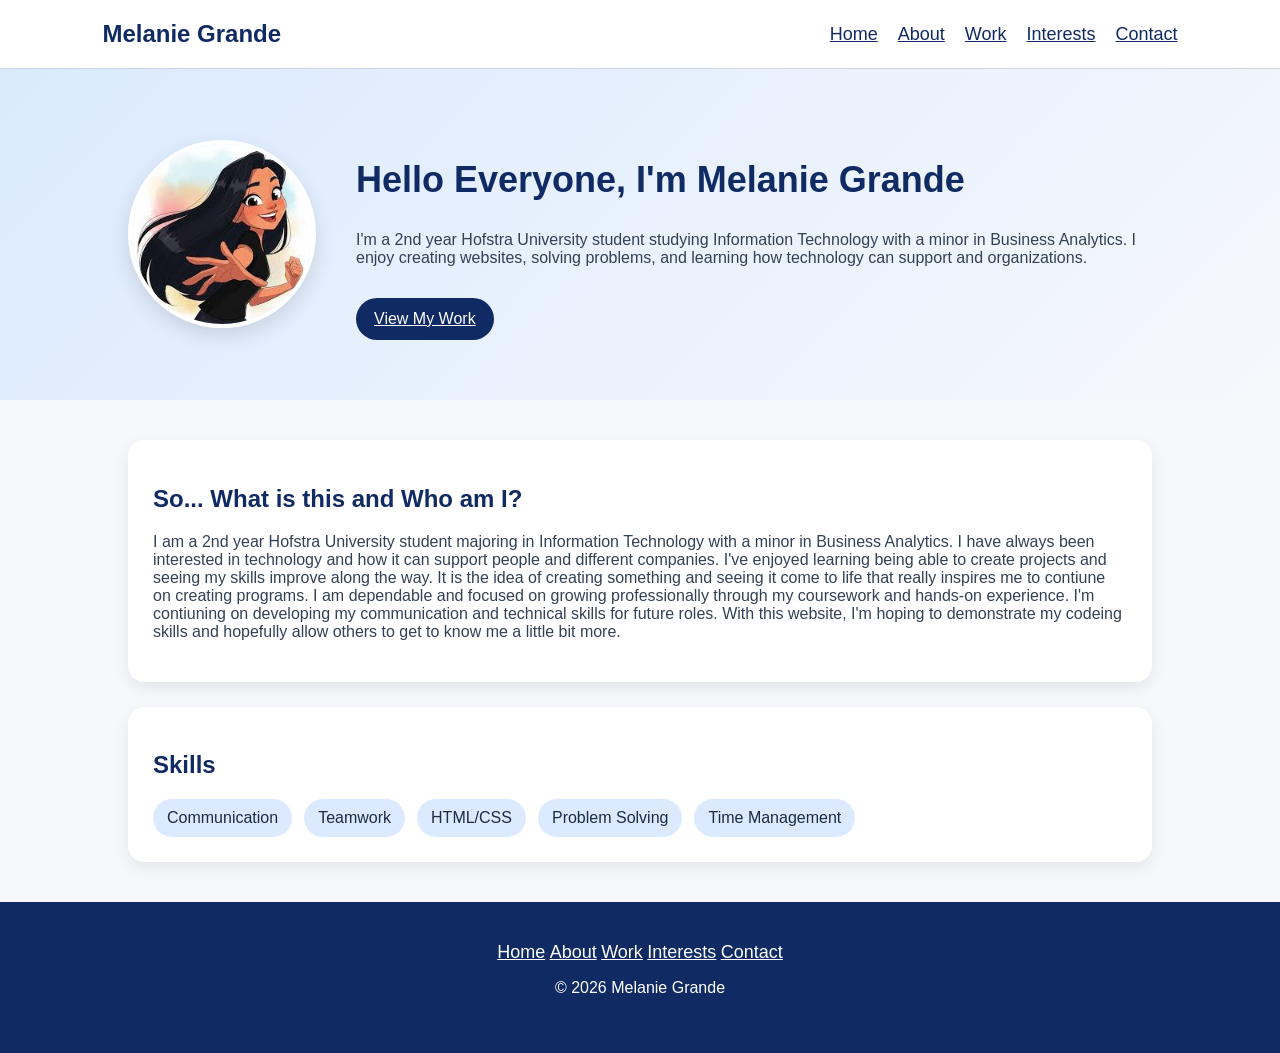
<file: Midterm Project/index.html>
<!DOCTYPE html>
<html lang="en">
<head>
	<meta charset="UTF-8">
	<title>Melanie Grande -- Home</title>
	<link rel="stylesheet" href="style2.css">

	<script async src="https://www.googletagmanager.com/gtag/js?id=G-WLBE5JDZS6"></script>
	<script>
  		window.dataLayer = window.dataLayer || [];
  		function gtag(){dataLayer.push(arguments);}
  		gtag('js', new Date());

  		gtag('config', 'G-WLBE5JDZS6');
	</script>

</head>

<body>

	<header>
		
		<nav class="navbar">
			<h1>Melanie Grande</h1>

			<button class="menu-btn" id="menubtn">=</button>
			<div class="nav-links" id="nav-links">
				<a href="index.html">Home</a>
				<a href="about.html">About</a>
				<a href="work.html">Work</a>
				<a href="interests.html">Interests</a>
				<a href="contact.html">Contact</a>
			</div>
		</nav>

		<section class="intro">
			<img src="photo.jpg" alt="Cartoon Melanie">
			<div>
				<h2>Hello Everyone, I'm Melanie Grande</h2>
				<p> 
					I'm a 2nd year Hofstra University student studying Information Technology with a minor in Business Analytics. I enjoy creating websites, solving problems, and learning how technology can support and organizations.
				</p>
				<a class="button" href="work.html">View My Work</a>
			</div>
		</section>
	
	</header>

	<main>

		<section class="card-box">
			<h2>So... What is this and Who am I?</h2>
			<p>
				I am a 2nd year Hofstra University student majoring in Information Technology with a minor in Business Analytics. I have always been interested in technology and how it can support people and different companies. I've enjoyed learning being able to create projects and seeing my skills improve along the way. It is the idea of creating something and seeing it come to life that really inspires me to contiune on creating programs. I am dependable and focused on growing professionally through my coursework and hands-on experience. I'm contiuning on developing my communication and technical skills for future roles. With this website, I'm hoping to demonstrate my codeing skills and hopefully allow others to get to know me a little bit more. 
			</p>
		</section>

		<section class="card-box">
			<h2>Skills</h2>
			<div class="skills">
				<span>Communication</span>
				<span>Teamwork</span>
				<span>HTML/CSS</span>
				<span>Problem Solving</span>
				<span>Time Management</span>
			</div>
		</section>

	</main>

	<footer class="footer">

		<div class="footer-menu">
				<a href="index.html">Home</a>
				<a href="about.html">About</a>
				<a href="work.html">Work</a>
				<a href="interests.html">Interests</a>
				<a href="contact.html">Contact</a>
		</div>

		<p>© 2026 Melanie Grande</p>

	</footer>

	<script src="script.js"></script>

</body>
</html>
</file>
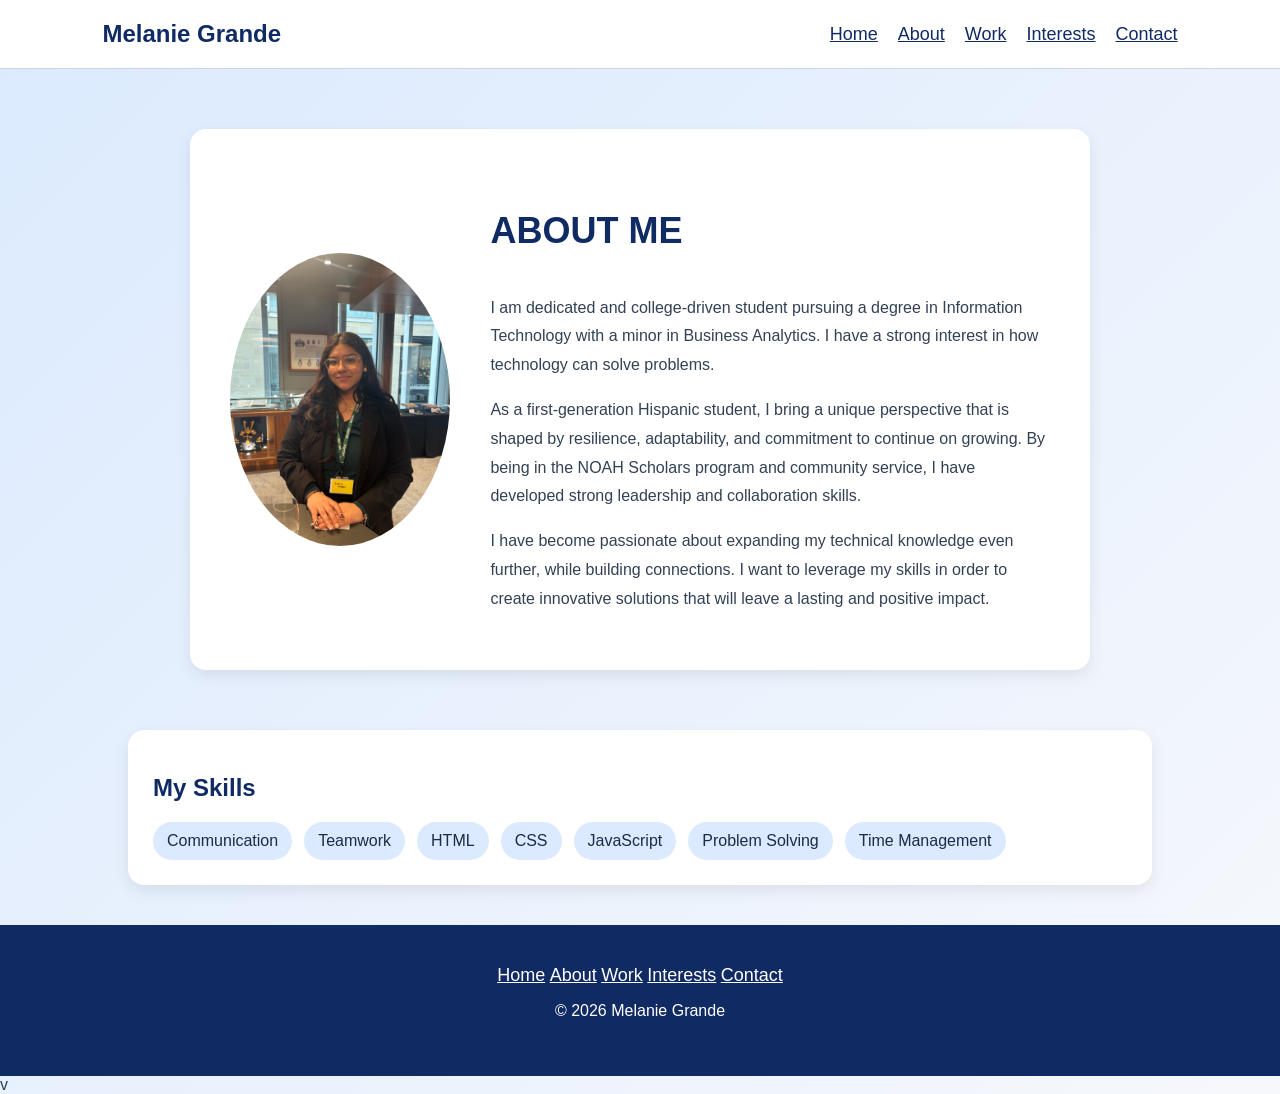
<file: Midterm Project/about.html>
<!DOCTYPE html>
<html lang="en">
<head>
	<meta charset="UTF-8">
	<title>Melanie Grande -- About Me</title>
	<link rel="stylesheet" href="style2.css">
	<link rel="stylesheet" href="style3.css">

	<script async src="https://www.googletagmanager.com/gtag/js?id=G-WLBE5JDZS6"></script>
	<script>
  		window.dataLayer = window.dataLayer || [];
  		function gtag(){dataLayer.push(arguments);}
  		gtag('js', new Date());

  		gtag('config', 'G-WLBE5JDZS6');
	</script>

</head>

<body>


	<header>
		<nav class="navbar">
			<h1>Melanie Grande</h1>

			<button class="menu-btn" id="menubtn">=</button>

			<div class="nav-links" id="nav-links">
				<a href="index.html">Home</a>
				<a href="about.html">About</a>
				<a href="work.html">Work</a>
				<a href="interests.html">Interests</a>
				<a href="contact.html">Contact</a>
			</div>
		</nav>		
	</header>

	<main>
		<section class="about-container">
	
			<img src="professional_pic.jpeg" alt="Business Melanie">

			<div class="section-box2">
				<h2>ABOUT ME</h2>
				<p>
					I am dedicated and college-driven student pursuing a degree in Information Technology with a minor in Business Analytics. I have a strong interest in how technology can solve problems. 
				</p>
					<p>
						As a first-generation Hispanic student, I bring a unique perspective that is shaped by resilience, adaptability, and commitment to continue on growing. By being in the NOAH Scholars program and community service, I have developed strong leadership and collaboration skills.
					</p> 
					<p>
						I have become passionate about expanding my technical knowledge even further, while building connections. I want to leverage my skills in order to create innovative solutions that will leave a lasting and positive impact.
					 </p>
			</div>
		</section>

		<section class="card-box">
			<h2>My Skills</h2>
			<div class="skills">
				<span>Communication</span>
				<span>Teamwork</span>
				<span>HTML</span>
				<span>CSS</span>
				<span>JavaScript</span>
				<span>Problem Solving</span>
				<span>Time Management</span>
			</div>
		</section>


	</main>

	<footer class="footer">

		<div class="footer-menu">
				<a href="index.html">Home</a>
				<a href="about.html">About</a>
				<a href="work.html">Work</a>
				<a href="interests.html">Interests</a>
				<a href="contact.html">Contact</a>
		</div>

		<p>© 2026 Melanie Grande</p>

	</footer>

	<script src="script.js"></script>

</body>
</html>v
</file>
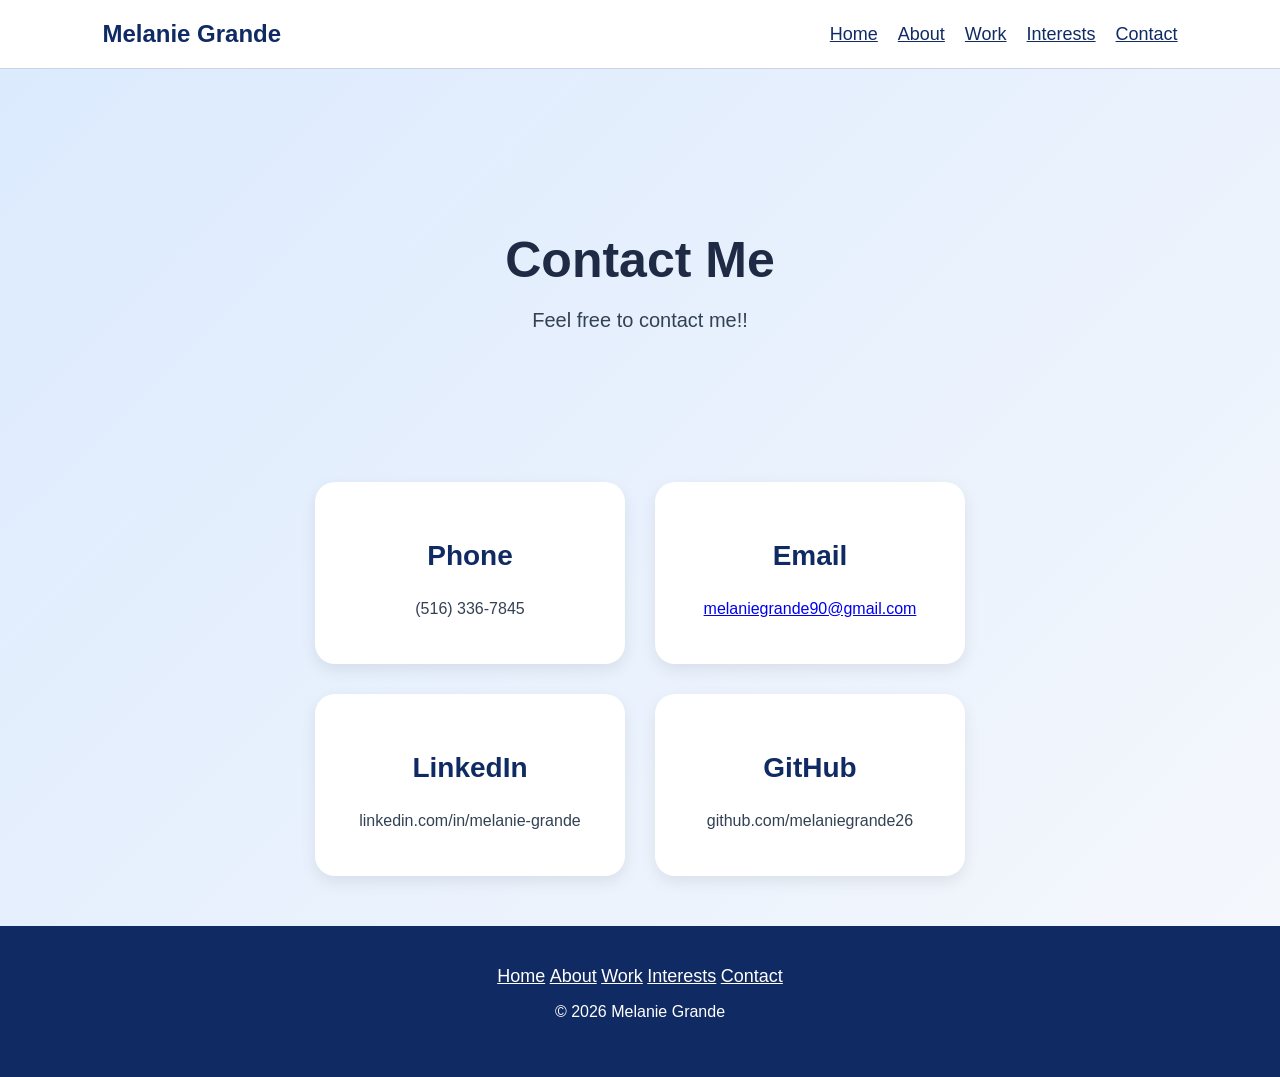
<file: Midterm Project/contact.html>
<!DOCTYPE html>
<html lang="en">
<head>
	<meta charset="UTF-8">
	<title>Melanie Grande -- Contact</title>
	<link rel="stylesheet" href="style2.css">
	<link rel="stylesheet" href="style3.css">

	<script async src="https://www.googletagmanager.com/gtag/js?id=G-WLBE5JDZS6"></script>
	<script>
 		 window.dataLayer = window.dataLayer || [];
  		function gtag(){dataLayer.push(arguments);}
  		 gtag('js', new Date());

  		gtag('config', 'G-WLBE5JDZS6');
	</script>

</head>

<body>

	<header>
		<nav class="navbar">
			<h1>Melanie Grande</h1>

			<button class="menu-btn" id="menubtn">=</button>

			<div class="nav-links" id="nav-links">
				<a href="index.html">Home</a>
				<a href="about.html">About</a>
				<a href="work.html">Work</a>
				<a href="interests.html">Interests</a>
				<a href="contact.html">Contact</a>
			</div>
		</nav>		
	
	</header>

	<main>

		<section class="contact-heading">
			<h2>Contact Me</h2>
			<p> 
				Feel free to contact me!!
			</p>
		</section>

		<section class="section-container5">
			<div class="contact-page">
				<h3>Phone</h3>
				<p>(516) 336-7845</p>
			</div>

			<div class="contact-page">
				<h3>Email</h3>
				<a href="mailto:melaniegrande90@gmail.com"
   					class="contact-link"
   					data-contact="email">
   					melaniegrande90@gmail.com
				</a>
			</div>

			<div class="contact-page">
				<h3>LinkedIn</h3>
				<p> linkedin.com/in/melanie-grande</p>
			</div>

			<div class="contact-page">
				<h3>GitHub</h3>
				<p>github.com/melaniegrande26</p>
			</div>
		</section>

	</main>

	<footer class="footer">

		<div class="footer-menu">
				<a href="index.html">Home</a>
				<a href="about.html">About</a>
				<a href="work.html">Work</a>
				<a href="interests.html">Interests</a>
				<a href="contact.html">Contact</a>
		</div>

		<p>© 2026 Melanie Grande</p>

	</footer>

	<script src="script.js"></script>

</body>
</html>
</file>
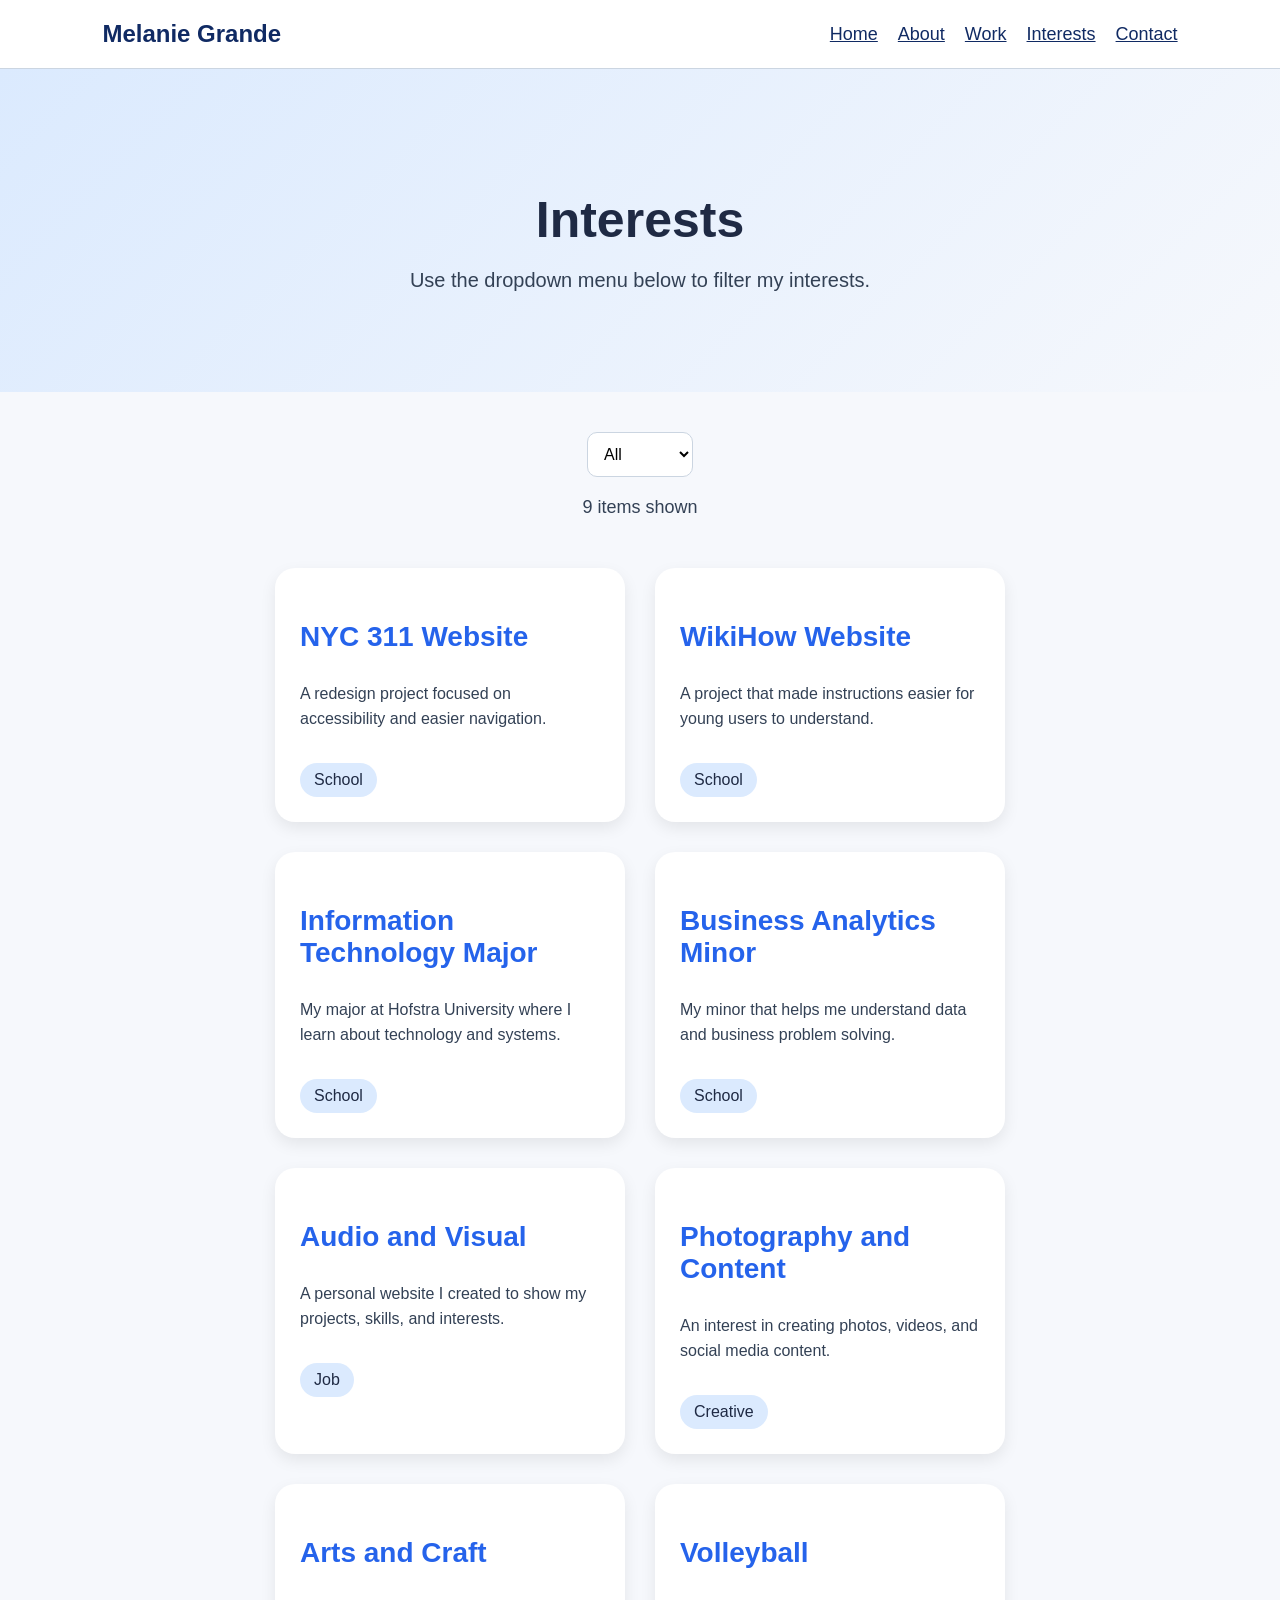
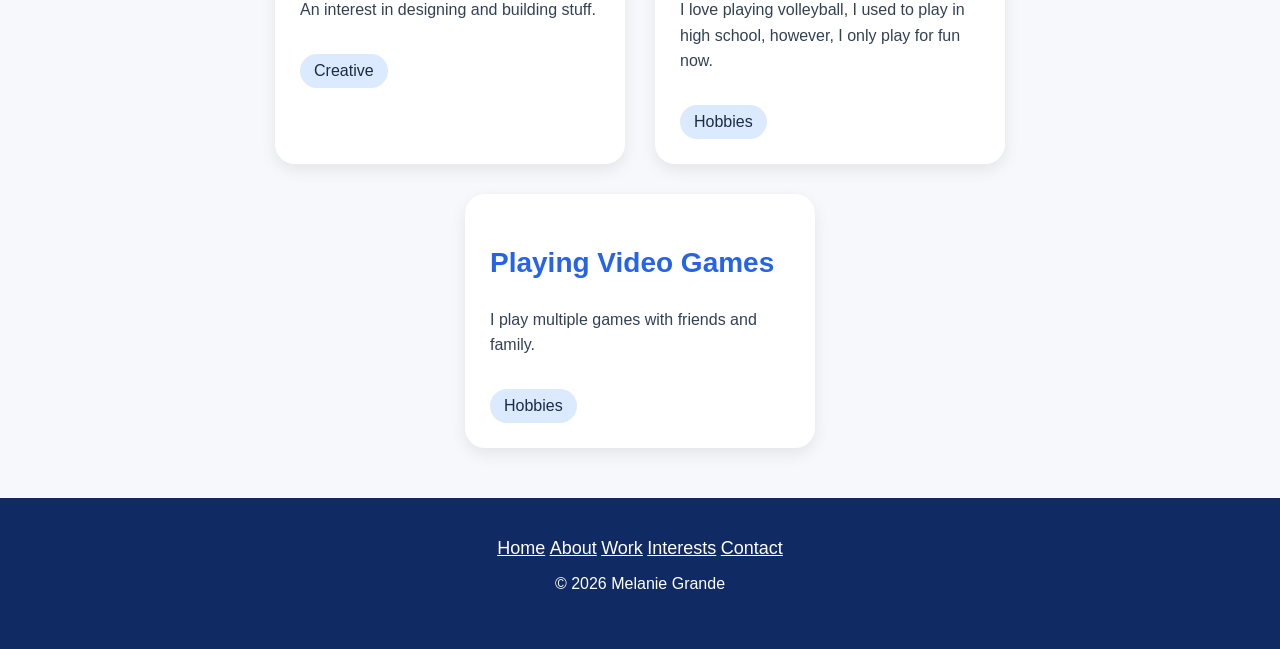
<file: Midterm Project/interests.html>
<!DOCTYPE html>
<html lang="en">

<head>
	<meta charset="UTF-8">
	<title>Melanie Grande -- Interests</title>
	<link rel="stylesheet" href="style2.css">
	<script async src="https://www.googletagmanager.com/gtag/js?id=G-WLBE5JDZS6"></script>
	<script>
  		window.dataLayer = window.dataLayer || [];
  		function gtag(){dataLayer.push(arguments);}
  		gtag('js', new Date());

  		gtag('config', 'G-WLBE5JDZS6');
	</script>

</head>

<body>
	<header>
		<nav class="navbar">
			<h1>Melanie Grande</h1>

			<button class="menu-btn" id="menubtn">=</button>

			<div class="nav-links" id="nav-links">
				<a href="index.html">Home</a>
				<a href="about.html">About</a>
				<a href="work.html">Work</a>
				<a href="interests.html">Interests</a>
				<a href="contact.html">Contact</a>
			</div>
		</nav>		
	</header>

	<section class="in-heading">
		<h2>Interests</h2>

		<p>
			Use the dropdown menu below to filter my interests.
		</p>
	</section>

	<section class="dropdown-section">

		<select id="category-filter" class="filter">

			<option value="">All</option>
			<option value="Creative">Creative</option>
			<option value="Hobbies">Hobbies</option>
			<option value="School">School</option>
			<option value="Job">Job</option>

		</select>

		<p id="result-count"></p>

	</section>

	<main>
		<div id="results-con" class="results-container"></div>

	</main>

	<footer class="footer">

		<div class="footer-menu">
				<a href="index.html">Home</a>
				<a href="about.html">About</a>
				<a href="work.html">Work</a>
				<a href="interests.html">Interests</a>
				<a href="contact.html">Contact</a>
		</div>

		<p>© 2026 Melanie Grande</p>

	</footer>

	<script src="script.js"></script>

</body>
</html>
</file>
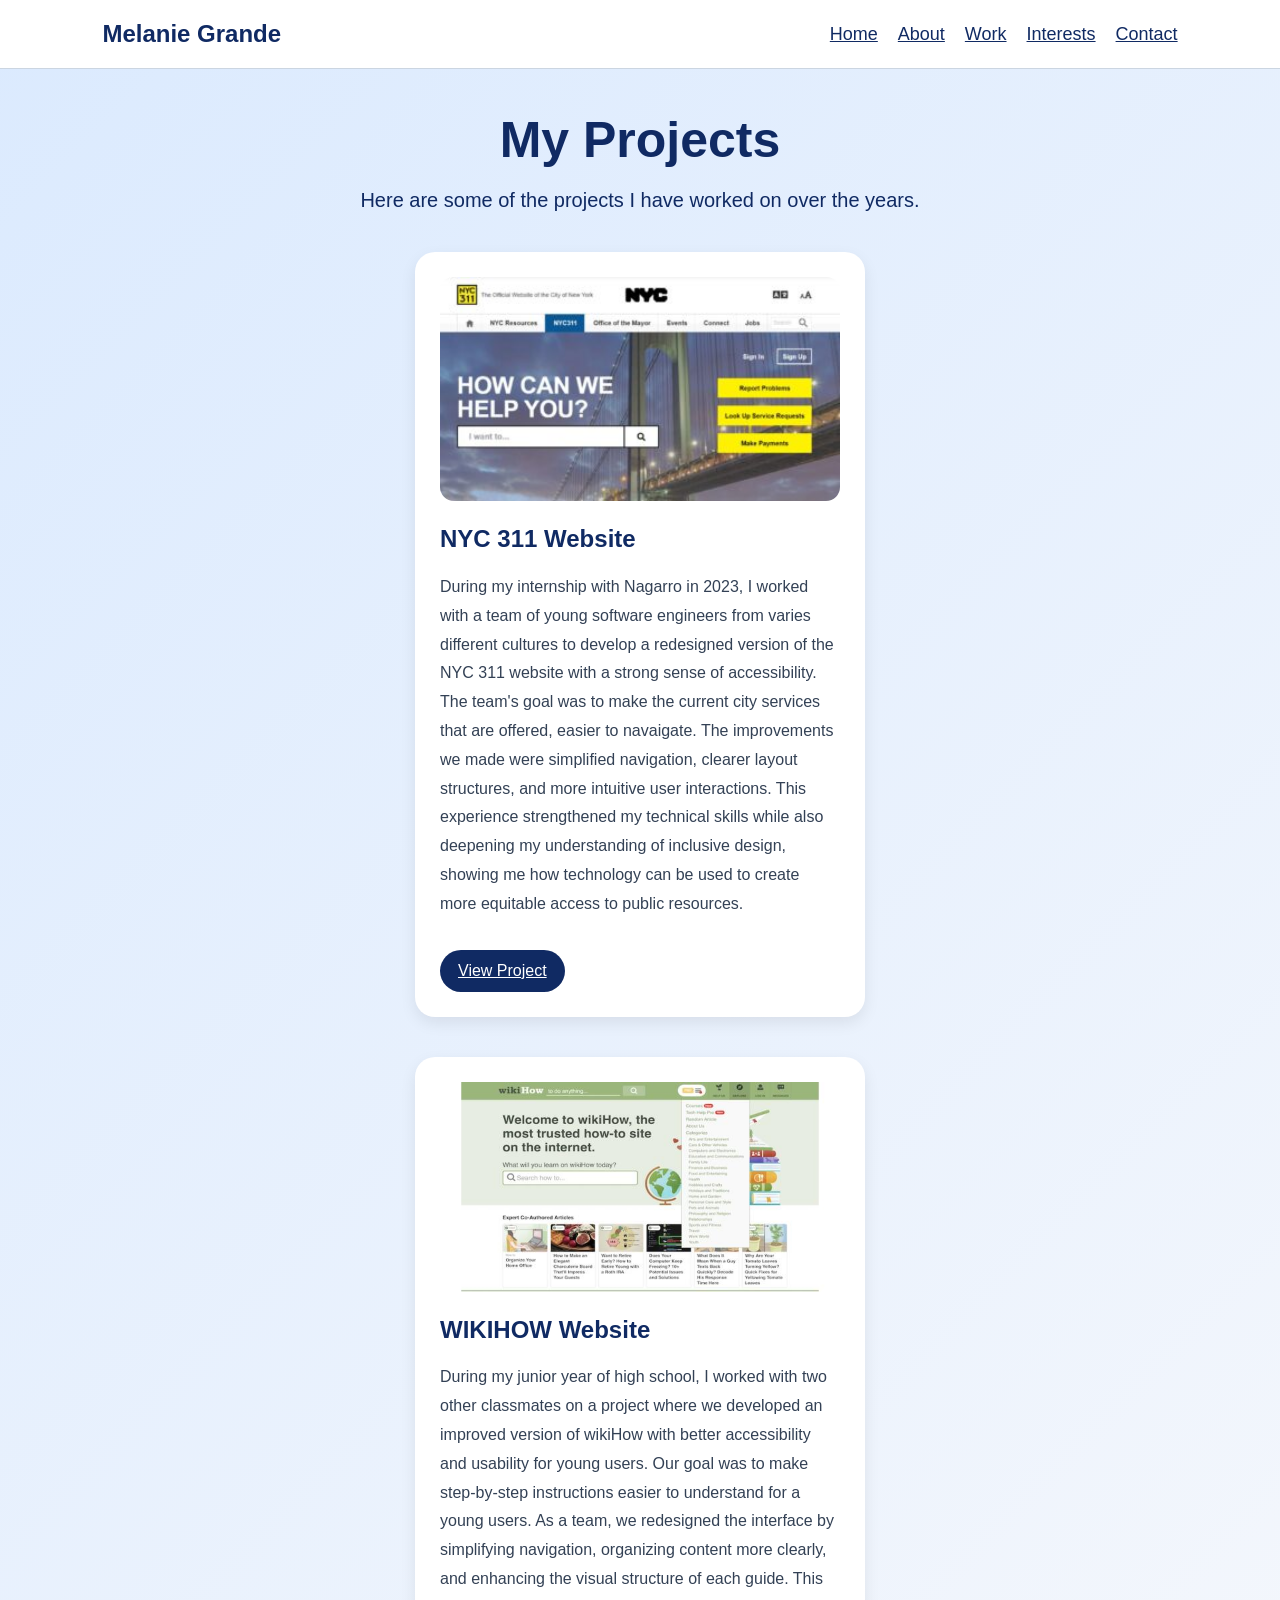
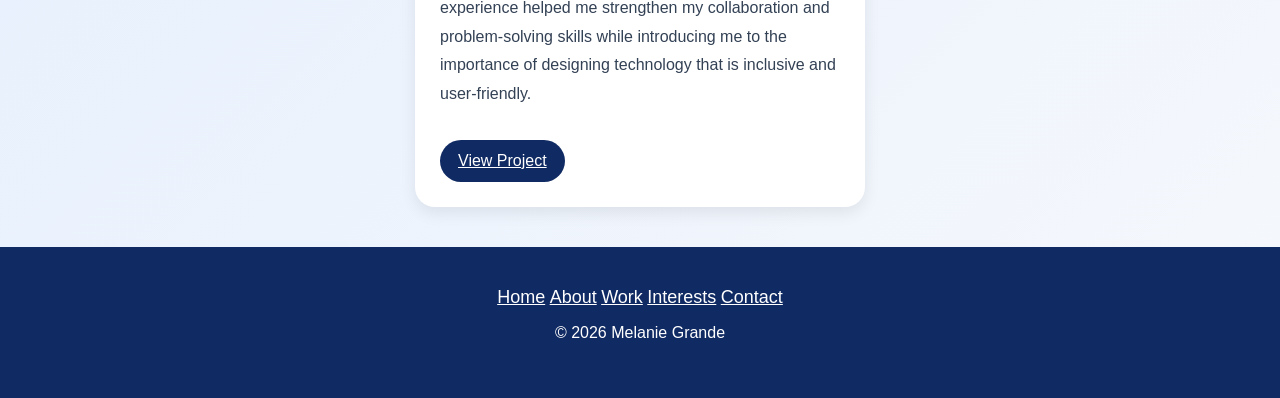
<file: Midterm Project/work.html>
<!DOCTYPE html>
<html lang="en">
<head>
	<meta charset="UTF-8">
	<title>Melanie Grande -- Projects</title>
	<link rel="stylesheet" href="style2.css">
	<link rel="stylesheet" href="style3.css">

	<script async src="https://www.googletagmanager.com/gtag/js?id=G-WLBE5JDZS6"></script>
	<script>
  		window.dataLayer = window.dataLayer || [];
  		function gtag(){dataLayer.push(arguments);}
  		gtag('js', new Date());

  		gtag('config', 'G-WLBE5JDZS6');
	</script>

</head>

<body>

	<header>

		<nav class="navbar">
			<h1>Melanie Grande</h1>

			<button class="menu-btn" id="menubtn">=</button>
			<div class="nav-links" id="nav-links">
				<a href="index.html">Home</a>
				<a href="about.html">About</a>
				<a href="work.html">Work</a>
				<a href="interests.html">Interests</a>
				<a href="contact.html">Contact</a>
			</div>
		</nav>
		
	</header>

	<main>
		<section class="work-heading">
			<h2>My Projects</h2>
			<p>Here are some of the projects I have worked on over the years.</p>
		</section>

		<section class="work-container">

			<div class="section-box3">
				<img src="nyc311.jpg" alt="NYC311">

				<h2>NYC 311 Website</h2>

				<p>
					During my internship with Nagarro in 2023, I worked with a team of young software engineers from varies different cultures to develop a redesigned version of the NYC 311 website with a strong sense of accessibility. The team's goal was to make the current city services that are offered, easier to navaigate. The improvements we made were simplified navigation, clearer layout structures, and more intuitive user interactions. This experience strengthened my technical skills while also deepening my understanding of inclusive design, showing me how technology can be used to create more equitable access to public resources.
				</p>

				<a href="#" class="project-button" data-project="NYC 311 Website">View Project</a>
			</div>

			<div class="section-box3">
				<img src="wikihow.jpg" alt="Wikihow Project">

				<h2>WIKIHOW Website</h2>

				<p>
					During my junior year of high school, I worked with two other classmates on a project where we developed an improved version of wikiHow with better accessibility and usability for young users. Our goal was to make step-by-step instructions easier to understand for a young users. As a team, we redesigned the interface by simplifying navigation, organizing content more clearly, and enhancing the visual structure of each guide. This experience helped me strengthen my collaboration and problem-solving skills while introducing me to the importance of designing technology that is inclusive and user-friendly.
 				</p>

 				<a href="#" class="project-button" data-project="WikiHow Website">View Project</a>

			</div>
		</section>


	</main>

	<footer class="footer">

		<div class="footer-menu">
				<a href="index.html">Home</a>
				<a href="about.html">About</a>
				<a href="work.html">Work</a>
				<a href="interests.html">Interests</a>
				<a href="contact.html">Contact</a>
		</div>

		<p>© 2026 Melanie Grande</p>

	</footer>

	 <script src="script.js"></script>

</body>
</html>
</file>
<file: Midterm Project/style2.css>
body{
	margin: 0;
	font-family: Arial, sans-serif;
	background: #f6f8fc;
	color: #334155;
}

.navbar {
	display: flex;
	justify-content: space-between;
	align-items: center;
	background: white;
	padding: 20px 8%;
	border-bottom: 1px solid #cbd5e1;
}

.navbar h1 {
	color: #102a63;
	margin: 0;
}

.nav-links{
	display: flex;
	gap: 20px;
}

.nav-links a {
	color: #102a63;
	font-size: 18px;
}

.nav-links a:hover {
	color: #3b82f6;
}

.intro {
	display: flex;
	align-items: center;
	gap: 40px;
	padding: 60px 10%;
	background: linear-gradient(135deg, #dbeafe, #f6f8fc);
}

.intro img {
	width: 180px;
	border-radius: 50%;
	border: 4px solid white;
	box-shadow: 0 8px 20px rgba(0,0,0,0.12);
}

.intro h2{
	color: #102a63;
	font-size: 36px;
}

.button {
	display: inline-block;
	margin-top: 15px;
	background: #102a63;
	color: white;
	padding: 12px 18px;
	border-radius: 25px; 
}

.button:hover {
	background: #2563eb;
}

main {
	width: 80%;
	margin: 40px auto;
}

.card-box{
	background: white;
	padding: 25px;
	margin-bottom: 25px;
	border-radius: 16px;
	box-shadow: 0 6px 16px rgba(0,0,0,0.08);
}

.card-box h2{
	color:#102a63;
}

.skills {
	display: flex;
	flex-wrap: wrap;
	gap: 12px;
}

.skills span {
	background: #dbeafe;
	color: #1f2a44;
	padding: 10px 14px;
	border-radius: 20px;
}

.footer{
		background: #102a63;
    color: white;
    text-align: center;
    padding: 40px;
    margin-top: 20px;
}

.footer a{
	color: white;
	font-size: 18px;
}

.footer a:hover {
	background: #2563eb;
}

.about-container{
	display: flex;
	align-items: center;
	gap: 40px;
	width: 80%;
	margin: 60px auto;
	background: white;
	padding: 40px;
	border-radius: 16px;
	box-shadow: 0 6px 16px rgba(0,0,0,0.08);
}

.about-container img {
	width: 220px;
	border-radius: 50%;
}

.section-box2{
	line-height: 1.8;
}

.section-box2 h2{
	color: #102a63;
	font-size: 36px;
}

.menu-btn {
  display: none;
  font-size: 28px;
  background: none;
  border: none;
  cursor: pointer;
}

.work-heading{
	text-align: center;
	margin-top: 40px;
}

.work-heading h2{
	color: #102a63;
	font-size: 50px;
	margin-bottom: 10px;
}

.work-heading p {
	color: #102a63;
	font-size:  20px;
}

.work-container{
	display: flex;
	justify-content: center;
	gap: 40px;
	flex-wrap: wrap;
	width: 90%;
	margin: 40px auto;

}

.section-box3{
	background: white;
	width: 400px;
	padding: 25px;
	border-radius: 20px;
	box-shadow: 0 6px 16px rgba(0,0,0,0.08);
}

.section-box3 img{
	width: 100%;
	border-radius: 14px;
}

.section-box3 h2{
	color: #102a63;
	margin-top: 20px;
}

.section-box3 p {
	line-height: 1.8;
}

.project-button {
	display: inline-block;
	margin-top: 15px;
	background: #102a63;
	color: white;
	padding: 12px 18px;
	border-radius: 25px;
}

.project-button:hover {
	background: #2563eb;
}

.contact-heading{
	text-align: center;
	padding: 80px 20px;
}

.contact-heading h2{
	color: #1f2a44;
	font-size: 50px;
	margin-bottom: 10px;
}

.contact-heading p{
	color: #334155;
	font-size: 20px;
}

.section-container5{
	display: flex;
	justify-content: center;
	gap: 30px;
	flex-wrap: wrap;
	width: 85%;
	margin: 50px auto;
}

.contact-page{
	background: white;
	width:250px;
	padding: 30px;
	border-radius: 20px;
	box-shadow: 0 6px 16px rgba(0,0,0,0.08);
	text-align: center;
}

.contact-page h3{
	color: #102a63;
	font-size: 28px;
}

.contact-page p{
	color: #334155;
	margin-top: 10px;
}

.in-heading {
    text-align: center;
    padding: 80px 20px;
    background: linear-gradient(135deg, #dbeafe, #f6f8fc);
}

.in-heading h2 {
    color: #1f2a44;
    font-size: 50px;
    margin-bottom: 10px;
}

.in-heading p {
    color: #334155;
    font-size: 20px;
}

.dropdown-section {
    text-align: center;
    margin-top: 40px;
}

.filter {
    padding: 12px;
    font-size: 16px;
    border-radius: 10px;
    border: 1px solid #cbd5e1;
    background: white;
}


#result-count {
    margin-top: 20px;
    color: #334155;
    font-size: 18px;
}

.results-container {
    display: flex;
    justify-content: center;
    gap: 30px;
    flex-wrap: wrap;
    width: 90%;
    margin: 50px auto;
}

.item-card {
    background: white;
    width: 300px;
    padding: 25px;
    border-radius: 20px;
    box-shadow: 0 6px 16px rgba(0,0,0,0.08);
}

.item-card h3 {
    color: #2563eb;
    font-size: 28px;
}

.item-card p {
    color: #334155;
    line-height: 1.6;
}

.item-tag {
    display: inline-block;
    margin-top: 15px;
    background: #dbeafe;
    color: #1f2a44;
    padding: 8px 14px;
    border-radius: 20px;
}

@media (max-width: 700px) {

  .intro {
    flex-direction: column;
    text-align: center;
  }

  .nav-links {
    display: none;
    flex-direction: column;
    position: absolute;
    top: 70px;
    right: 8%;
    background: white;
    width: 200px;
    padding: 20px;
    border-radius: 14px;
    box-shadow: 0 8px 18px rgba(0,0,0,0.15);
  }

  .footer{
  	flex-direction: column;
  	gap: 15px;
  }

  .nav-links.show {
    display: flex;
  }

  .menu-btn {
    display: block;
  }

  .about-container {
    flex-direction: column;
    text-align: center;
  }

  .work-container{
  	flex-direction: column;
  	align-items: center;
  }

  .section-box3{
  	width: 90%;
  }

  .section-container5{
  	flex-direction: column;
  	align-items: center;
  }

  .contact-page{
  	width: 90%;
  }

  .contact-heading h2{
  	font-size: 38px;
  }

   .results-container {
        flex-direction: column;
        align-items: center;
    }

    .item-card {
        width: 90%;
    }

    .in-heading h2 {
        font-size: 38px;
    }
}
</file>
<file: Midterm Project/style3.css>
body{
	margin: 0;
	font-family: Arial, sans-serif;
	background: #f6f8fc;
	color: #334155;
	background: linear-gradient(135deg, #dbeafe, #f6f8fc);
}
</file>
